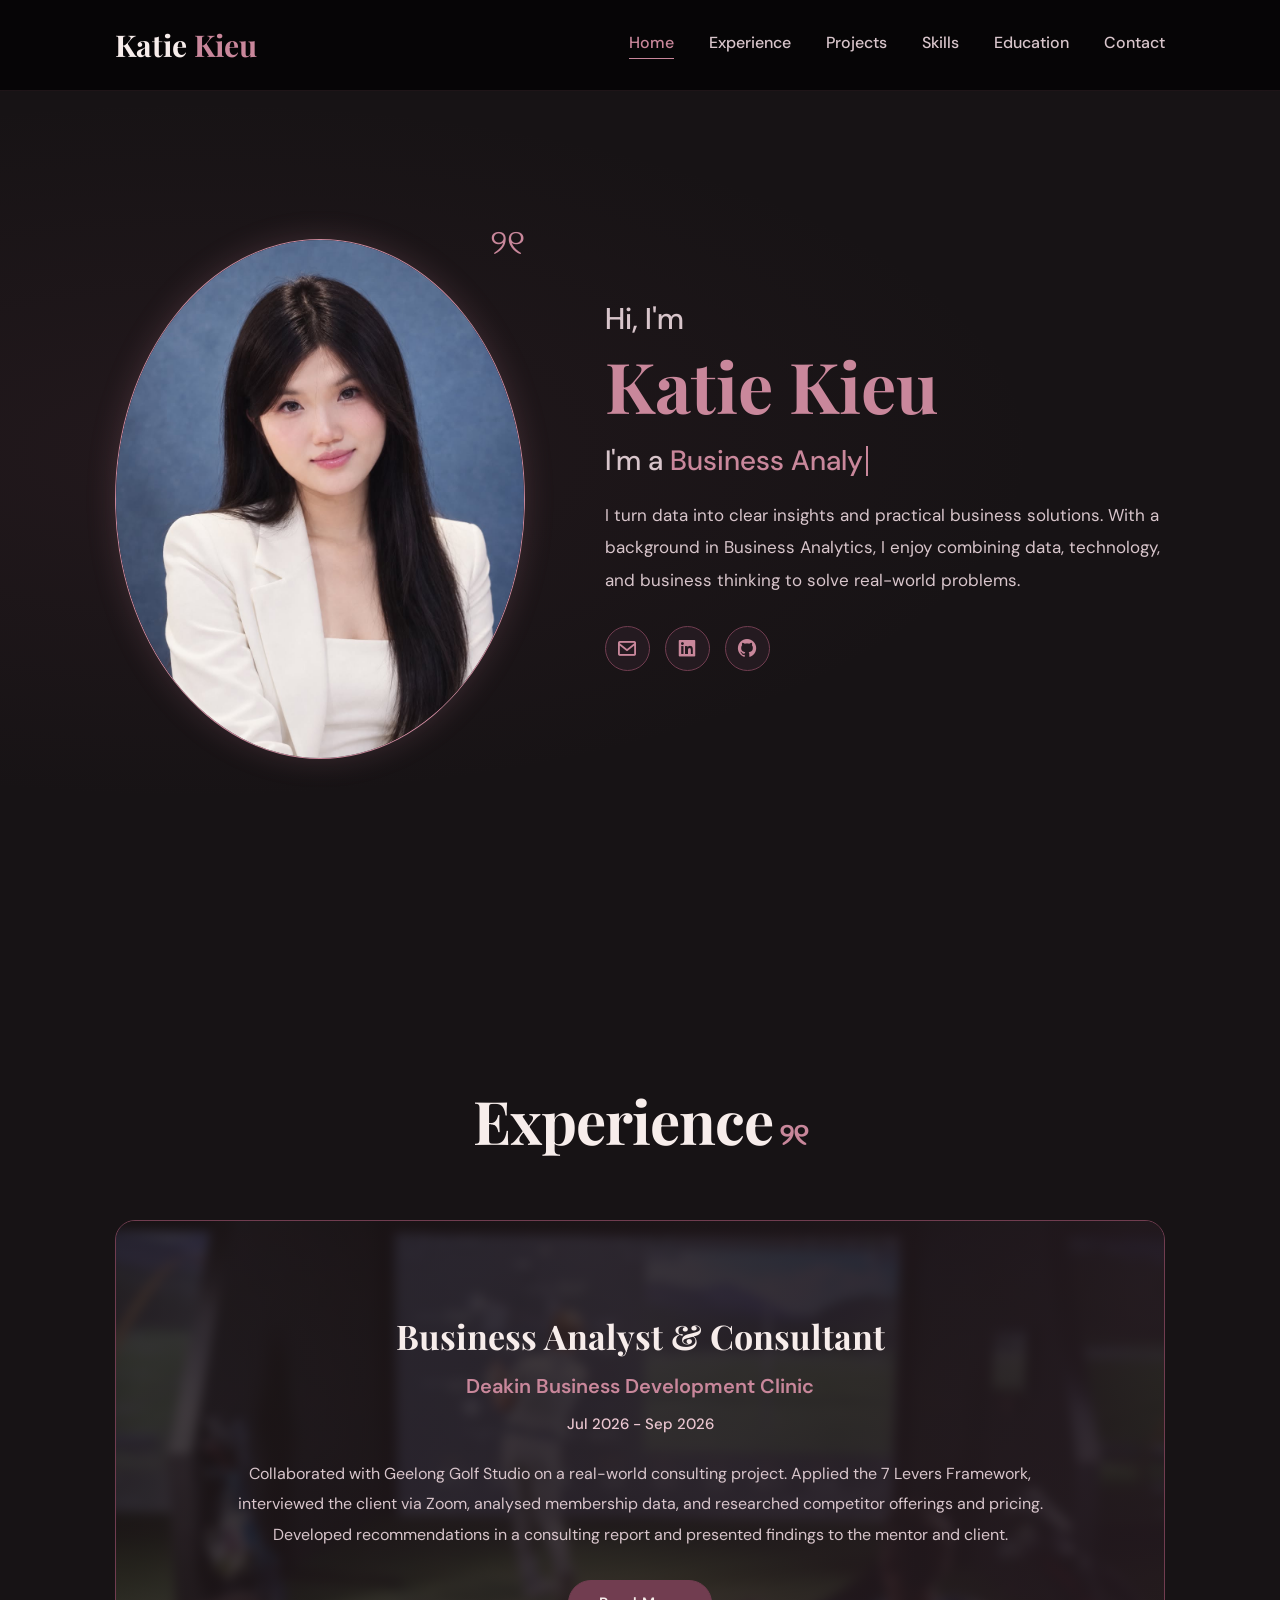
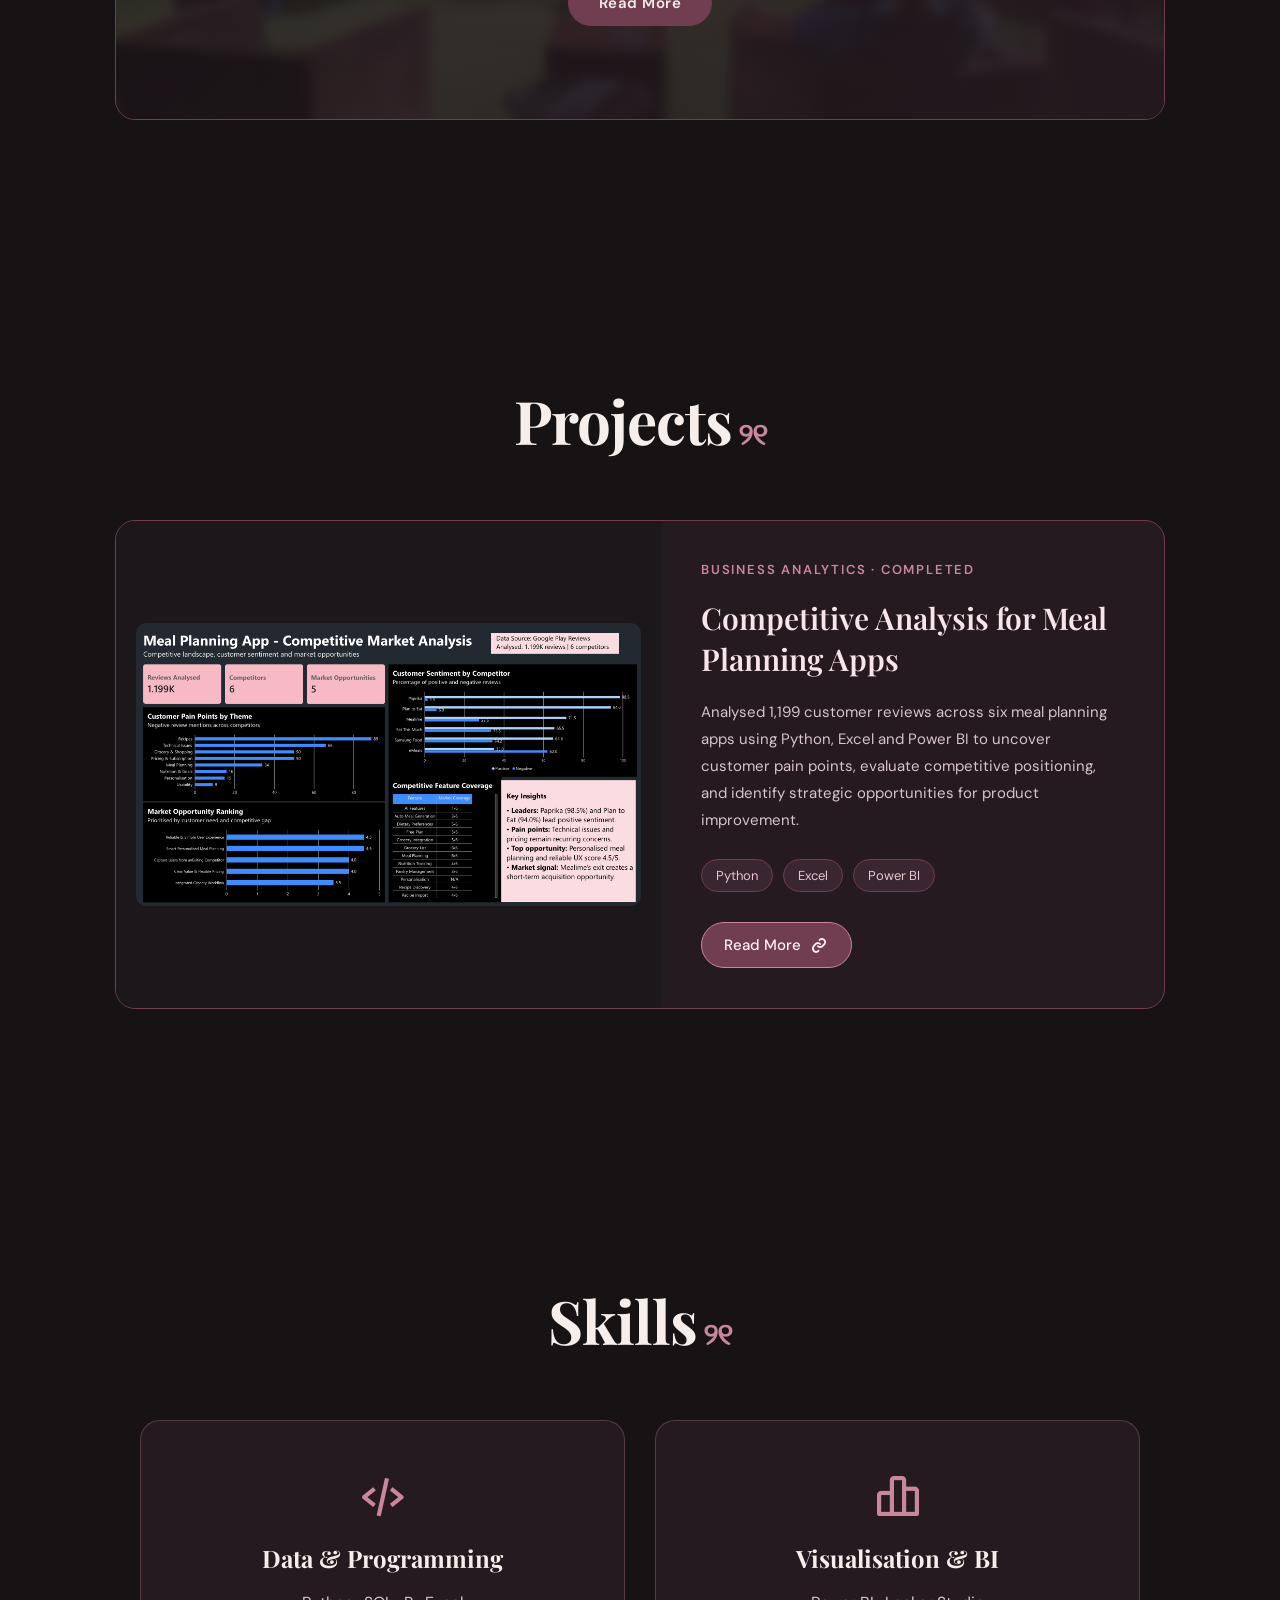
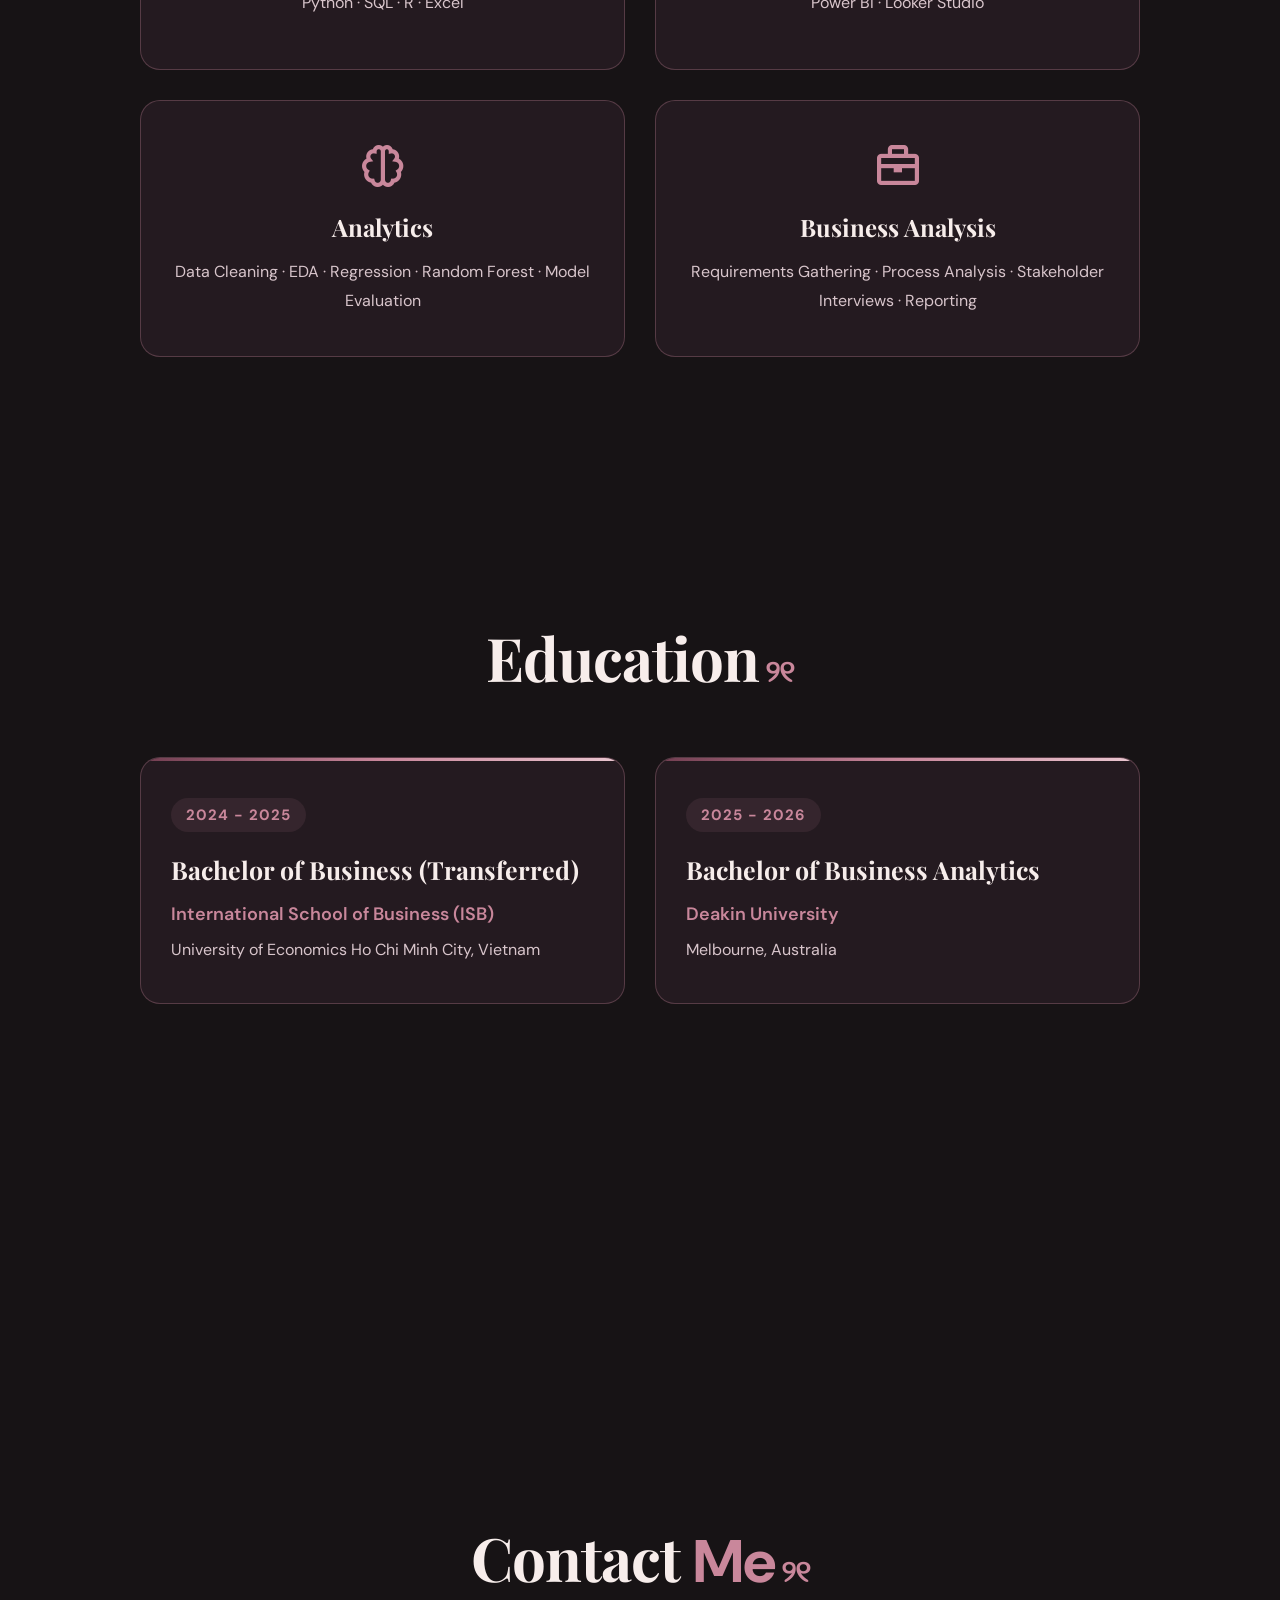
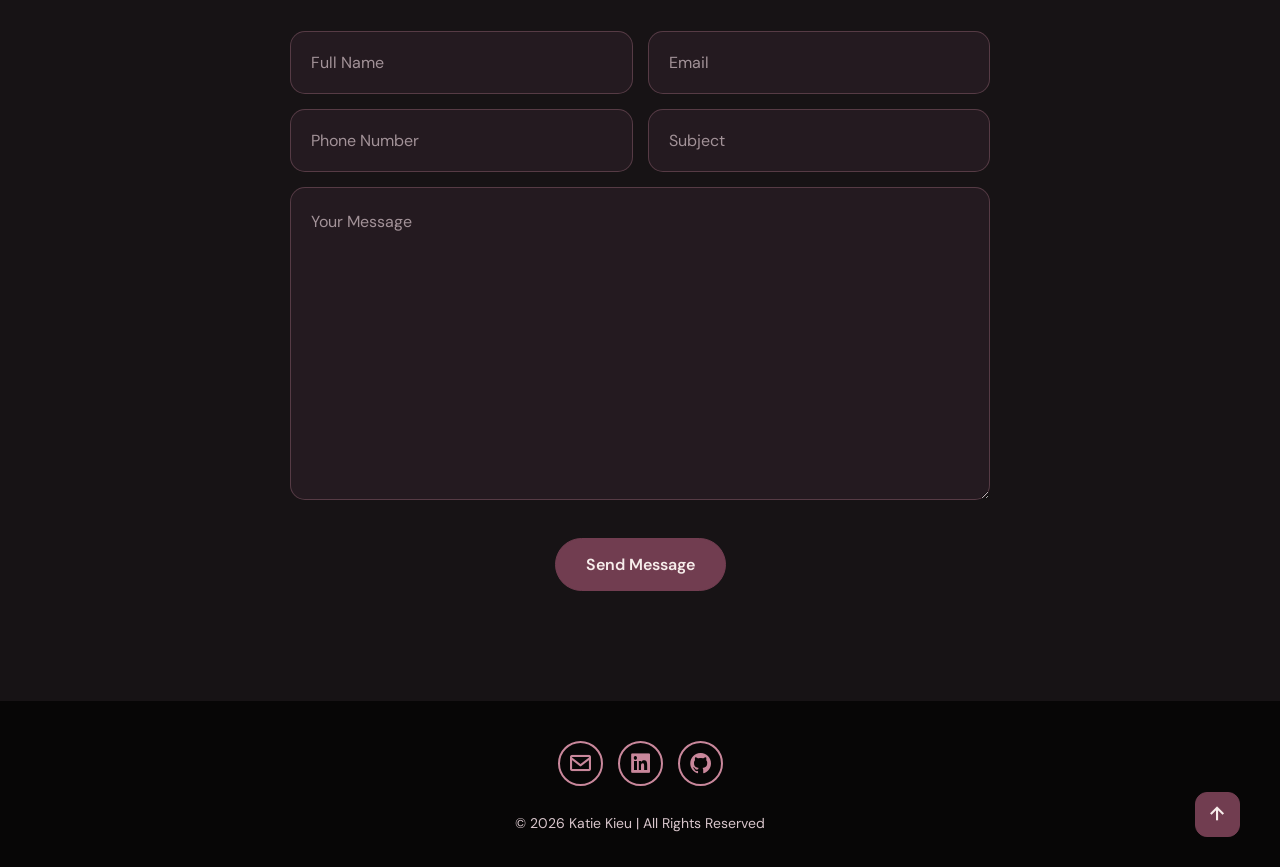
<file: index.html>
<!DOCTYPE html>
<html lang="en">
<head>
    <meta charset="UTF-8">
    <meta name="viewport" content="width=device-width, initial-scale=1.0"> 
    <title>Katie Kieu | Portfolio</title>
    <link rel="stylesheet" href="style.css">
    <link href='https://unpkg.com/boxicons@2.1.4/css/boxicons.min.css' rel='stylesheet'>
</head>
<body>
    
    <header class="header">
        <a href="#home" class="logo">
            Katie<span> Kieu</span>
        </a>

        
        
         <i class="bx bx-menu" id="menu-icon"></i>

        <nav class="navbar">
            <a href="#home" class="active">Home</a>
            <a href="#experience">Experience</a>
            <a href="#projects">Projects</a>
            <a href="#skills">Skills</a>
            <a href="#education">Education</a>
            <a href="#contact">Contact</a>
        </nav>  
    </header> 
    
    <section class="home" id="home">

        <div class="home-img">
            <img src="images/profile.jpg" alt="">
        </div>

        <div class="home-content">
            <h3>Hi, I'm</h3>
            <h1><span>Katie Kieu</span></h1>
            <h3 class="text-animation">
                I'm a <span></span>
            </h3>
            <p> 
                 I turn data into clear insights and practical business solutions.
                 With a background in Business Analytics, I enjoy combining data,
                 technology, and business thinking to solve real-world problems.
            </p>

            <div class="social-icons">
                <a href="mailto:kieuuyen1701@gmail.com">
                      <i class='bx bx-envelope' ></i>
                </a>

                <a href="https://www.linkedin.com/in/uyenkieu/" 
                   target="_blank"
                   rel="noopener noreferrer">
                    <i class='bx bxl-linkedin-square' ></i>
                </a>

                <a href="https://github.com/kieuuyen1701"
                   target="_blank"
                   rel="noopener noreferrer">
                    <i class='bx bxl-github' ></i>
                </a>
            </div>
        </div>
    </section> 

    <section class="experience" id="experience">
        <h2 class="heading">Experience</h2>
        <div class="experience-container">
            <div class="experience-box">

                 <img src="images/geelong-golf.jpeg"
                      class="experience-bg"
                      alt="Geelong Golf Studio">
             
            <div class="experience-content">
            <h3>Business Analyst & Consultant</h3>
            <h4>Deakin Business Development Clinic</h4>
            <span>Jul 2026 - Sep 2026</span>

    <p>
        Collaborated with Geelong Golf Studio on a real-world consulting project. Applied the 7 Levers Framework, interviewed the client via Zoom, analysed membership
        data, and researched competitor offerings and pricing. Developed recommendations in a consulting report and presented findings to the mentor and client.
    </p>

    <a href="geelong-golf.html" class="btn">Read More</a>
</div>
        </div>
    </div>
    </section>

    <section class="projects" id="projects">
        <h2 class="heading">Projects</h2>

        <div class="projects-container">

            <div class="projects-box">
                <div class="project-image">
                    <img src="images/meal-planning-project.png" 
                         alt="Meal Planning App Competitive Analysis Dashboard">
                </div>

                <div class="projects-info">

                     <span class="project-category">
                        BUSINESS ANALYTICS · COMPLETED
                     </span>

                    <h4>Competitive Analysis for Meal Planning Apps</h4>
                    <p>
                        Analysed 1,199 customer reviews across six meal planning apps
                        using Python, Excel and Power BI to uncover customer pain
                        points, evaluate competitive positioning, and identify
                        strategic opportunities for product improvement.
                    </p>

                     <div class="project-tech">
                          <span>Python</span>
                          <span>Excel</span>
                          <span>Power BI</span>
                     </div>

                    <a href="https://github.com/kieuuyen1701/meal-planning-competitive-analysis"
                       target="_blank"
                       rel="noopener noreferrer"
                       class="project-link"
                       aria-label="View Meal Planning App case study on GitHub">
                       Read More
                        <i class="bx bx-link"></i></a>            
                </div>
            </div>
        
        </div>
    </section>

    <section class="skills" id="skills">
        <h2 class="heading">Skills</h2>

        <div class="skills-container">
            
            <div class="skills-box">
                <i class="bx bx-code-alt"></i>
                <h3>Data & Programming</h3>
                <p>Python · SQL · R · Excel</p>
            </div>

            <div class="skills-box">
            <i class="bx bx-bar-chart-alt-2"></i>
            <h3>Visualisation & BI</h3>
            <p>Power BI · Looker Studio</p>
        </div>

        <div class="skills-box">
            <i class="bx bx-brain"></i>
            <h3>Analytics</h3>
            <p>Data Cleaning · EDA · Regression · Random Forest · Model Evaluation</p>
        </div>

        <div class="skills-box">
            <i class="bx bx-briefcase"></i>
            <h3>Business Analysis</h3>
            <p>Requirements Gathering · Process Analysis · Stakeholder Interviews · Reporting</p>
        </div>

          </div>
    </section>

    <section class="education" id="education">
        <h2 class="heading">Education</h2>

        <div class="education-container">

            <div class="education-box">
                <span class="education-year">2024 - 2025</span>
                <h3>Bachelor of Business (Transferred)</h3>
                <h4>International School of Business (ISB)</h4>
                <p>University of Economics Ho Chi Minh City, Vietnam</p>
            </div>

            <div class="education-box">
                <span class="education-year">2025 - 2026</span>
                <h3>Bachelor of Business Analytics</h3>
                <h4>Deakin University</h4>
                <p>Melbourne, Australia</p>
            </div>
        </div>
    </section>

    <section class="contact" id="contact">

    <h2 class="heading">Contact <span>Me</span></h2>

    <form id="contact-form">

        <div class="input-box">
            <input type="text" name="name"
                   placeholder="Full Name" required>

            <input type="email" name="email"
                   placeholder="Email" required>
        </div>

        <div class="input-box">
            <input type="tel" name="phone"
                   placeholder="Phone Number">

            <input type="text" name="subject"
                   placeholder="Subject" required>
        </div>

        <textarea name="message" rows="10"
                  placeholder="Your Message" required></textarea>

        <button type="submit" class="btn">
            Send Message
        </button>

    </form>

</section>

<footer class="footer">

    <div class="footer-social">
        <a href="mailto:kieuuyen1701@gmail.com" aria-label="Email">
            <i class="bx bx-envelope"></i>
        </a>

        <a href="https://www.linkedin.com/in/uyenkieu/" target="_blank" rel="noopener noreferrer" aria-label="LinkedIn">
            <i class="bx bxl-linkedin-square"></i>
        </a>

        <a href="https://github.com/kieuuyen1701" target="_blank" rel="noopener noreferrer" aria-label="GitHub">
            <i class="bx bxl-github"></i>
        </a>

    </div>

    <p class="copyright">
        © 2026 Katie Kieu | All Rights Reserved
    </p>

    <a href="#home" class="footer-top"
    aria-label="Back to top">
      <i class="bx bx-up-arrow-alt"></i>
</a>

</footer>

    <script src="script.js"></script>
</body>
</html>
</file>
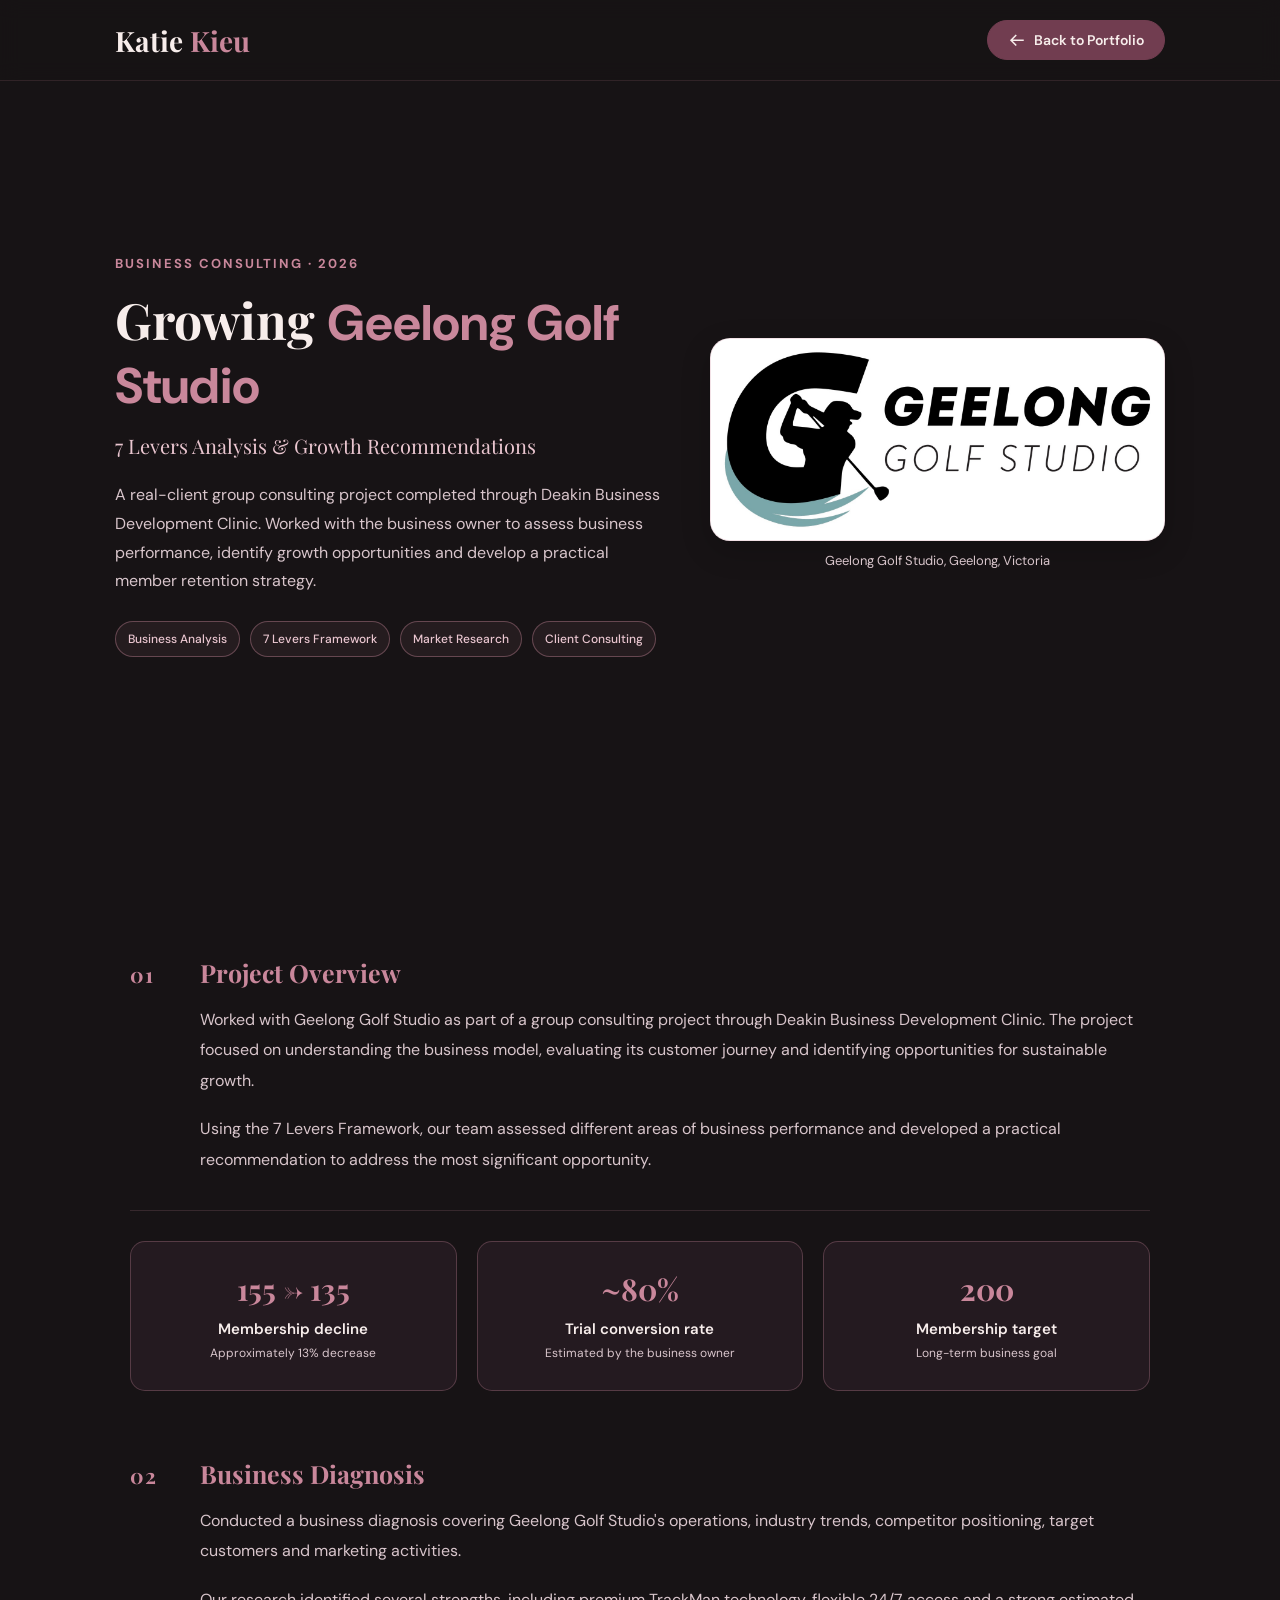
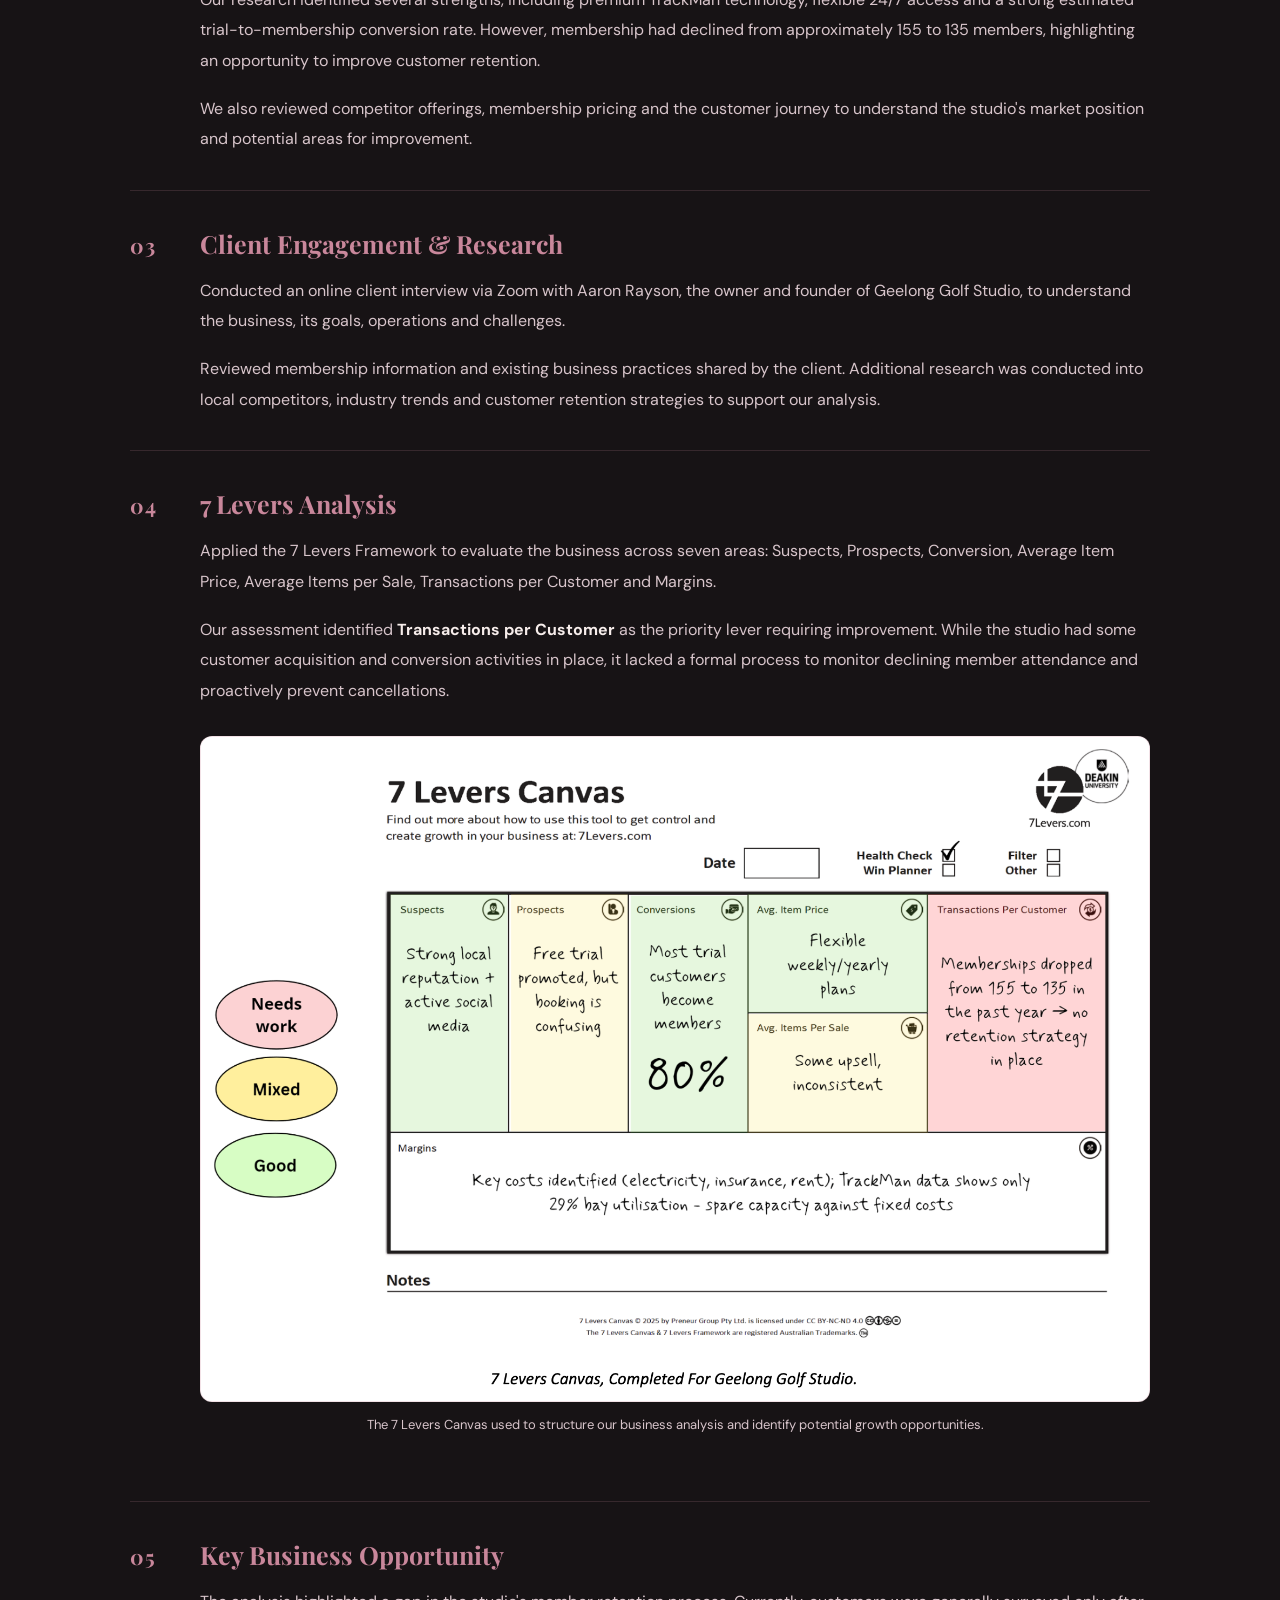
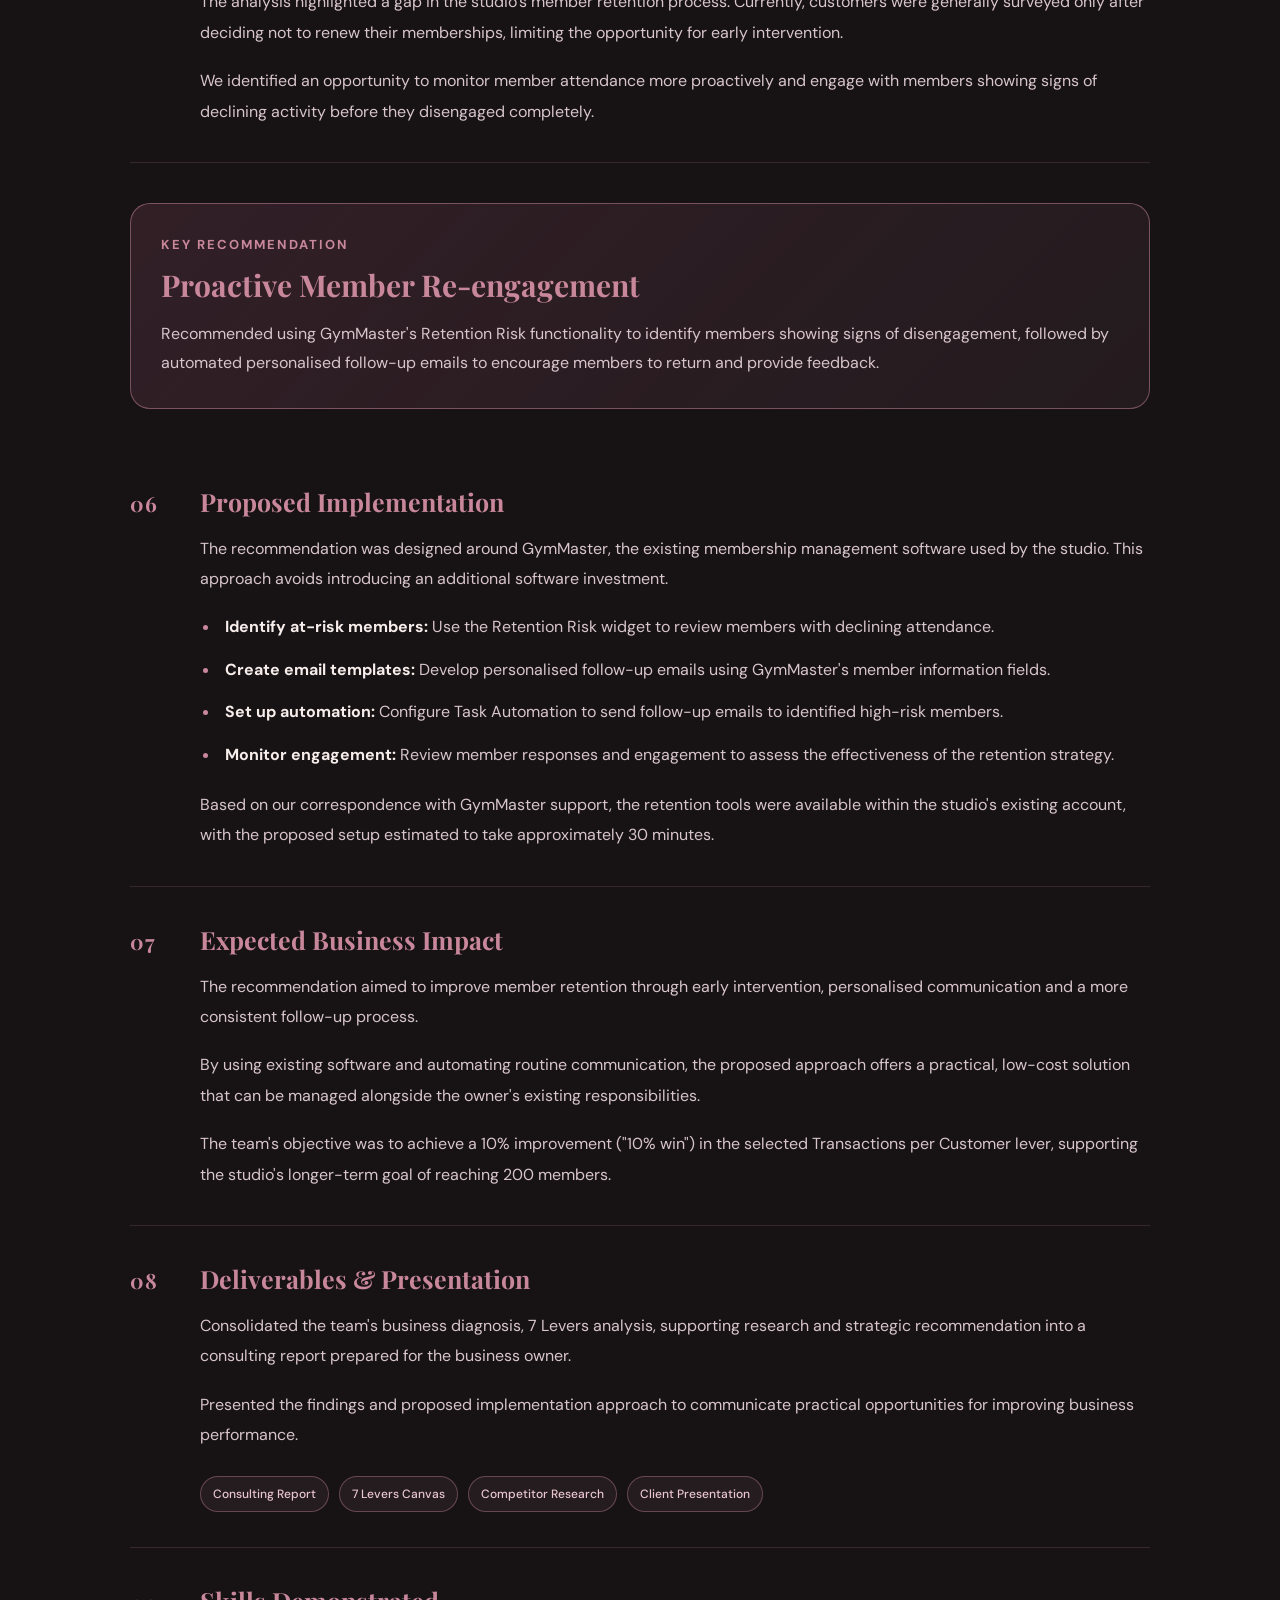
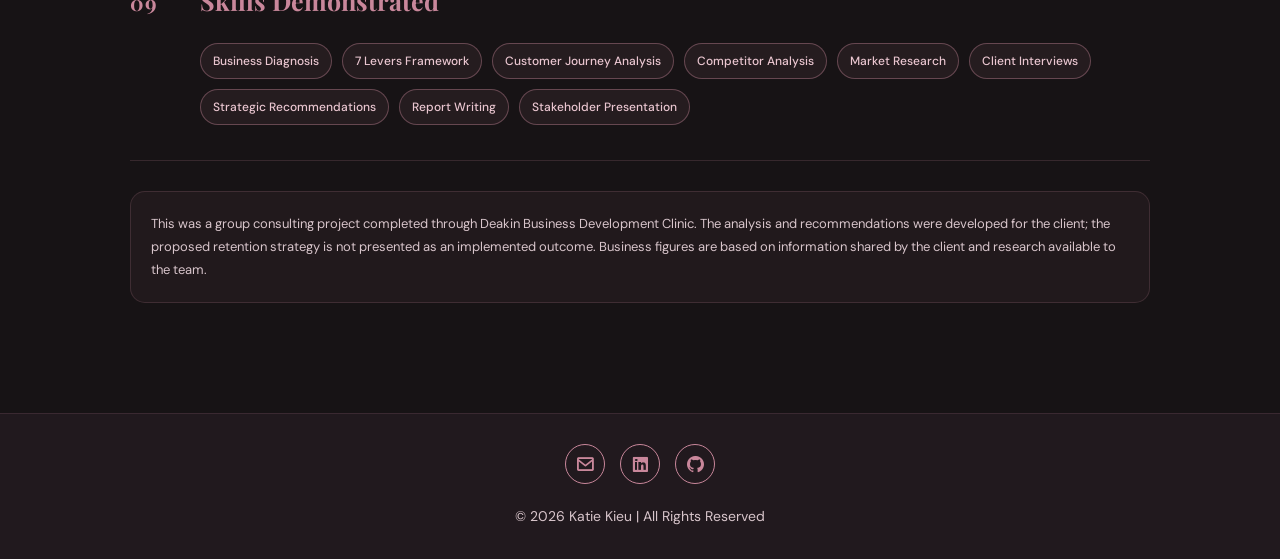
<file: geelong-golf.html>
<!DOCTYPE html>
<html lang="en">
<head>
    <meta charset="UTF-8">
    <meta name="viewport" content="width=device-width, initial-scale=1.0">

    <title>Growing Geelong Golf Studio | Katie Kieu</title>
    <link rel="stylesheet" href="style.css">
    <link rel="stylesheet" href="geelong-golf.css">
    <link href="https://unpkg.com/boxicons@2.1.4/css/boxicons.min.css"
          rel="stylesheet">
</head>
<body>

    <header class="header">
        <a href="index.html#home" class="logo">
            Katie<span> Kieu</span>
        </a>

        <a href="index.html#experience" class="btn">
            <i class="bx bx-arrow-back"></i> Back to Portfolio
        </a>
    </header>

    <main class="geelong-page">
        <section class="geelong-hero">

    <div class="geelong-hero-content">
        <p class="case-study-tag">
            BUSINESS CONSULTING · 2026
        </p>

        <h1>Growing <span>Geelong Golf Studio</span></h1>

        <h2>7 Levers Analysis & Growth Recommendations</h2>

        <p class="geelong-intro">
            A real-client group consulting project completed
            through Deakin Business Development Clinic.
            Worked with the business owner to assess business
            performance, identify growth opportunities and
            develop a practical member retention strategy.
        </p>

        <div class="geelong-tags">
            <span>Business Analysis</span>
            <span>7 Levers Framework</span>
            <span>Market Research</span>
            <span>Client Consulting</span>
        </div>
    </div>

    <div class="geelong-hero-image">
        <img
            src="images/Geel_Golf_Studio_Black-05.jpeg"
            alt="Geelong Golf Studio"
        >
        <p>Geelong Golf Studio, Geelong, Victoria</p>
    </div>

</section>

        <section class="geelong-content">

            <div class="geelong-section">
                <span class="case-study-number">01</span>
                <div>
                    <h3>Project Overview</h3>
                    <p>
                        Worked with Geelong Golf Studio as part of
                        a group consulting project through Deakin
                        Business Development Clinic. The project
                        focused on understanding the business model,
                        evaluating its customer journey and identifying
                        opportunities for sustainable growth.
                    </p>

                    <p>
                        Using the 7 Levers Framework, our team
                        assessed different areas of business
                        performance and developed a practical
                        recommendation to address the most
                        significant opportunity.
                    </p>

                </div>
            </div>

            <div class="geelong-metrics">

                <div class="metric-card">
                    <h3>155 → 135</h3>
                    <p>Membership decline</p>
                    <span>Approximately 13% decrease</span>
                </div>

                <div class="metric-card">
                    <h3>~80%</h3>
                    <p>Trial conversion rate</p>
                    <span>Estimated by the business owner</span>
                </div>

                <div class="metric-card">
                    <h3>200</h3>
                    <p>Membership target</p>
                    <span>Long-term business goal</span>
                </div>

            </div>

            <div class="geelong-section">
                <span class="case-study-number">02</span>
                <div>
                    <h3>Business Diagnosis</h3>
                    <p>
                        Conducted a business diagnosis covering
                        Geelong Golf Studio's operations, industry
                        trends, competitor positioning, target
                        customers and marketing activities.
                    </p>

                    <p>
                        Our research identified several strengths,
                        including premium TrackMan technology,
                        flexible 24/7 access and a strong estimated
                        trial-to-membership conversion rate.
                        However, membership had declined from
                        approximately 155 to 135 members, highlighting
                        an opportunity to improve customer retention.
                    </p>

                    <p>
                        We also reviewed competitor offerings,
                        membership pricing and the customer journey
                        to understand the studio's market position
                        and potential areas for improvement.
                    </p>
                </div>
            </div>

            <div class="geelong-section">
                <span class="case-study-number">03</span>
                <div>
                    <h3>Client Engagement & Research</h3>
                    <p>
                        Conducted an online client interview via Zoom
                        with Aaron Rayson, the owner and founder of
                        Geelong Golf Studio, to understand the business,
                        its goals, operations and challenges.
                    </p>

                    <p>
                        Reviewed membership information and existing
                        business practices shared by the client.
                        Additional research was conducted into local
                        competitors, industry trends and customer
                        retention strategies to support our analysis.
                    </p>
                </div>
            </div>

            <div class="geelong-section">

                <span class="case-study-number">04</span>

                <div>
                    <h3>7 Levers Analysis</h3>

                    <p>
                        Applied the 7 Levers Framework to evaluate
                        the business across seven areas:
                        Suspects, Prospects, Conversion, Average
                        Item Price, Average Items per Sale,
                        Transactions per Customer and Margins.
                    </p>

                    <p>
                        Our assessment identified
                        <strong>Transactions per Customer</strong>
                        as the priority lever requiring improvement.
                        While the studio had some customer acquisition
                        and conversion activities in place, it lacked
                        a formal process to monitor declining member
                        attendance and proactively prevent cancellations.
                    </p>

            <div class="geelong-canvas">
                 <img
                     src="images/7-levers-canvas.png"
                     alt="7 Levers Canvas used to analyse Geelong Golf Studio's business"
                 >
                <p>
                    The 7 Levers Canvas used to structure our business analysis
                    and identify potential growth opportunities.
                </p>
           </div>
        </div>
    </div>

    <div class="geelong-section">

                <span class="case-study-number">05</span>

                <div>
                    <h3>Key Business Opportunity</h3>

                    <p>
                        The analysis highlighted a gap in the
                        studio's member retention process.
                        Currently, customers were generally surveyed
                        only after deciding not to renew their
                        memberships, limiting the opportunity
                        for early intervention.
                    </p>

                    <p>
                        We identified an opportunity to monitor
                        member attendance more proactively and
                        engage with members showing signs of
                        declining activity before they disengaged
                        completely.
                    </p>
                </div>

            </div>

            <div class="geelong-recommendation">
                <p class="case-study-tag">KEY RECOMMENDATION</p>
                <h3>Proactive Member Re-engagement</h3>
                <p>
                    Recommended using GymMaster's Retention Risk
                    functionality to identify members showing
                    signs of disengagement, followed by automated
                    personalised follow-up emails to encourage
                    members to return and provide feedback.
                </p>
            </div>

            <div class="geelong-section">
                <span class="case-study-number">06</span>
                <div>
                    <h3>Proposed Implementation</h3>

                    <p>
                        The recommendation was designed around
                        GymMaster, the existing membership
                        management software used by the studio.
                        This approach avoids introducing an
                        additional software investment.
                    </p>

                    <ul>
                        <li> <strong>Identify at-risk members:</strong>
                            Use the Retention Risk widget to review
                            members with declining attendance.</li>
                        <li><strong>Create email templates:</strong>
                            Develop personalised follow-up emails
                            using GymMaster's member information fields.</li>
                        <li><strong>Set up automation:</strong>
                            Configure Task Automation to send
                            follow-up emails to identified
                            high-risk members.</li>
                        <li><strong>Monitor engagement:</strong>
                            Review member responses and engagement
                            to assess the effectiveness of the
                            retention strategy.</li>
                    </ul>

                    <p>
                        Based on our correspondence with GymMaster
                        support, the retention tools were available
                        within the studio's existing account,
                        with the proposed setup estimated to take
                        approximately 30 minutes.
                    </p>
                </div>
            </div>

            <div class="geelong-section">
                <span class="case-study-number">07</span>
                <div>
                    <h3>Expected Business Impact</h3>
                    <p>
                        The recommendation aimed to improve
                        member retention through early intervention,
                        personalised communication and a more
                        consistent follow-up process.
                    </p>

                    <p>
                        By using existing software and automating
                        routine communication, the proposed approach
                        offers a practical, low-cost solution that
                        can be managed alongside the owner's
                        existing responsibilities.
                    </p>

                    <p>
                        The team's objective was to achieve a
                        10% improvement ("10% win") in the selected
                        Transactions per Customer lever, supporting
                        the studio's longer-term goal of reaching
                        200 members.
                    </p>
                </div>

            </div>

            <div class="geelong-section">

                <span class="case-study-number">08</span>

                <div>
                    <h3>Deliverables & Presentation</h3>

                    <p>
                        Consolidated the team's business diagnosis,
                        7 Levers analysis, supporting research
                        and strategic recommendation into a
                        consulting report prepared for the
                        business owner.
                    </p>

                    <p>
                        Presented the findings and proposed
                        implementation approach to communicate
                        practical opportunities for improving
                        business performance.
                    </p>

                    <div class="geelong-tags">
                        <span>Consulting Report</span>
                        <span>7 Levers Canvas</span>
                        <span>Competitor Research</span>
                        <span>Client Presentation</span>
                    </div>

                </div>

            </div>

            <div class="geelong-section">

                <span class="case-study-number">09</span>

                <div>
                    <h3>Skills Demonstrated</h3>

                    <div class="geelong-tags">
                        <span>Business Diagnosis</span>
                        <span>7 Levers Framework</span>
                        <span>Customer Journey Analysis</span>
                        <span>Competitor Analysis</span>
                        <span>Market Research</span>
                        <span>Client Interviews</span>
                        <span>Strategic Recommendations</span>
                        <span>Report Writing</span>
                        <span>Stakeholder Presentation</span>
                    </div>
                </div>

            </div>

            <p class="geelong-disclaimer">
                This was a group consulting project completed
                through Deakin Business Development Clinic.
                The analysis and recommendations were developed
                for the client; the proposed retention strategy
                is not presented as an implemented outcome.
                Business figures are based on information shared
                by the client and research available to the team.
            </p>

        </section>

    </main>

    <footer class="footer">

        <div class="footer-social">

            <a href="mailto:kieuuyen1701@gmail.com"
               aria-label="Email">
                <i class="bx bx-envelope"></i>
            </a>

            <a href="https://www.linkedin.com/in/uyenkieu/"
               target="_blank"
               rel="noopener noreferrer"
               aria-label="LinkedIn">
                <i class="bx bxl-linkedin-square"></i>
            </a>

            <a href="https://github.com/kieuuyen1701"
               target="_blank"
               rel="noopener noreferrer"
               aria-label="GitHub">
                <i class="bx bxl-github"></i>
            </a>

        </div>

        <p class="copyright">
            © 2026 Katie Kieu | All Rights Reserved
        </p>
    </footer>

</body>
</html>
</file>
<file: style.css>
@import url('https://fonts.googleapis.com/css2?family=DM+Sans:wght@400;500;600;700&family=Playfair+Display:wght@400;500;600;700;800&display=swap');

* {
    margin: 0;
    padding: 0;
    box-sizing: border-box;
    text-decoration: none;
    border: none;
    outline: none;
    scroll-behavior: smooth;
    font-family: "DM Sans", sans-serif;
}

:root {
    --bg-color: #171315;
    --second-bg-color: #21191e;
    --card-color: #241a20;
    --card-light: #302027;

    --text-color: #f7edeb;
    --text-muted: #d8c5cb;

    --main-color: #c9879b;
    --accent-color: #eac6d0;
    --deep-rose: #713d50;
    --border-color: #713d50;

    --serif-font: "Playfair Display", Georgia, serif;
    --body-font: "DM Sans", sans-serif;
}

html {
    font-size: 62.5%;
    overflow-x: hidden;
    scroll-behavior: smooth;
    scroll-padding-top: 9rem;
}

body {
    background: var(--bg-color);
    color: var(--text-color);
    font-family: var(--body-font);
    overflow-x: hidden;
}

span {
    color: var(--main-color);
}

section {
    min-height: 100vh;
    padding: 18rem 9% 8rem;
}

.heading {
    text-align: center;
    font-family: var(--serif-font);
    font-size: 6rem;
    font-weight: 700;
    color: var(--text-color);
    margin-bottom: 6rem;
    letter-spacing: -0.1rem;
}

.heading::after {
    content: " ୨୧";
    color: var(--main-color);
    font-family: var(--serif-font);
    font-size: 3rem;
}

.header {
    position: fixed;
    top: 0;
    left: 0;
    width: 100%;
    padding: 2.5rem 9%;
    background: rgba(0, 0, 0, 0.7);
    backdrop-filter: blur(15px);
    -webkit-backdrop-filter: blur(15px);

    display: flex;
    justify-content: space-between;
    align-items: center;

    z-index: 1000;
    border-bottom: 1px solid rgba(201, 135, 155, 0.12);
}

.logo {
    font-family: var(--serif-font);
    font-size: 3rem;
    color: var(--text-color);
    font-weight: 700;
    cursor: pointer;
    transition: 0.3s ease;
}

.logo span {
    color: var(--main-color);
    font-family: var(--serif-font);
}

.logo:hover {
    transform: translateY(-2px);
}

.navbar {
    display: flex;
    align-items: center;
}

.navbar a {
    font-size: 1.6rem;
    color: var(--text-muted);
    margin-left: 3.5rem;
    font-weight: 500;
    transition: 0.3s ease;
    border-bottom: 1px solid transparent;
    padding-bottom: 0.5rem;
}

.navbar a:hover,
.navbar a.active {
    color: var(--main-color);
    border-bottom: 1px solid var(--main-color);
}

#menu-icon {
    font-size: 3.5rem;
    color: var(--main-color);
    display: none;
    cursor: pointer;
}

.home {
    display: flex;
    align-items: center;
    justify-content: center;
    gap: 8rem;

    background:
        radial-gradient(
            ellipse at 15% 50%,
            rgba(113, 61, 80, 0.12),
            transparent 55%
        ),
        var(--bg-color);
}

.home-img {
    position: relative;
    flex-shrink: 0;
}

.home-img img {
    width: 32vw;
    max-width: 420px;
    min-width: 280px;
    height: 42vw;
    max-height: 520px;
    min-height: 360px;

    object-fit: cover;
    object-position: center;

    border-radius: 50%;
    border: 1px solid var(--main-color);
    box-shadow: 0 0 30px rgba(201, 135, 155, 0.2);

    transition: 0.4s ease;
}

.home-img img:hover {
    transform: scale(1.03);
    box-shadow: 0 0 35px rgba(201, 135, 155, 0.35);
}

.home-img::before {
    content: "୨୧";
    position: absolute;
    top: -2rem;
    right: 0;
    font-size: 3.5rem;
    color: var(--main-color);
    z-index: 2;
}

.home-content {
    max-width: 650px;
}

.home-content h3:first-of-type {
    font-size: 3rem;
    font-weight: 500;
    color: var(--text-muted);
    margin-bottom: 0.5rem;
}

.home-content h1 {
    font-family: var(--serif-font);
    font-size: 7rem;
    font-weight: 700;
    line-height: 1.2;
    color: var(--text-color);
}

.home-content h1 span {
    font-family: var(--serif-font);
    color: var(--main-color);
}

.home-content h3:nth-of-type(2) {
    margin: 1.5rem 0 2rem;
}

.text-animation {
    font-size: 2.8rem;
    font-weight: 500;
    min-width: 280px;
    color: var(--text-muted);
}

.text-animation span {
    position: relative;
    color: var(--main-color);
}

.text-animation span::after {
    content: "";
    position: absolute;
    right: -5px;
    top: 12%;
    width: 2px;
    height: 80%;
    background: var(--main-color);
    animation: blink 0.7s infinite;
}

@keyframes blink {
    50% {
        opacity: 0;
    }
}

.home-content p {
    font-size: 1.7rem;
    font-weight: 400;
    line-height: 1.9;
    color: var(--text-muted);
    max-width: 600px;
}

.social-icons {
    display: flex;
    gap: 1.5rem;
}

.social-icons a {
    display: inline-flex;
    justify-content: center;
    align-items: center;

    width: 4.5rem;
    height: 4.5rem;

    background: var(--card-color);
    border: 1px solid var(--deep-rose);
    font-size: 2.2rem;
    border-radius: 50%;
    color: var(--main-color);

    margin: 3rem 0;
    transition: 0.3s ease;
}

.social-icons a:hover {
    color: white;
    transform: scale(1.3)translateY(-5px);
    background-color: var(--main-color);
    box-shadow: 0 0 20px rgba(201, 135, 155, 0.3);
}

@media (max-width: 768px) {
     .home-content .social-icons {
        width: 100%;
        justify-content: center;
    }

    .home-img img {
        width: 65vw;
        height: 85vw;
        min-width: 0;
        min-height: 0;
        max-width: 280px;
        max-height: 360px;
    }
}
.experience h2{
    margin-bottom: 6rem;
}

.experience-container{
    display: flex;
    justify-content: center;
    align-items: center;
    flex-wrap: wrap;
    gap: 3rem;
}

.experience-container .experience-box{
    position: relative;
    overflow: hidden;
    flex: 1 1 40rem;
    min-height: 500px;
    display: flex;
    align-items: center;
    justify-content: center;
    text-align: center;
    border-radius: 2rem;
    border: 1px solid var(--deep-rose);
    cursor: default;
    transition: 0.4s ease;
    background: var(--card-color);
}

.experience-bg{
    position: absolute;
    top: 0;
    left: 0;
    width: 100%;
    height: 100%;
    object-fit: cover;
    filter: blur(5px);
    transform: scale(1.05);
    opacity: 0.44;
}

.experience-box::before {
    content: "";
    position: absolute;
    inset: 0;
    background: linear-gradient(
        135deg,
        rgba(23, 19, 21, 0.6),
        rgba(36, 26, 32, 0.85)
    );
    z-index: 1;
}

.experience-content{
    position: relative;
    z-index: 2;
    max-width: 900px;
    padding: 4rem;
}

.experience-content h3{
    font-family: var(--serif-font);
    font-size: 3.4rem;
    font-weight: 700;
    line-height: 1.3;
    margin-bottom: 1.5rem;
    color: var(--text-color);
}

.experience-content h4{
    font-size: 2rem;
    font-weight: 600;
    color: var(--main-color);
    margin-bottom: 1.5rem;
}

.experience-content span{
    display: block;
    font-size: 1.5rem;
    font-weight: 500;
    color: var(--accent-color);
    margin-bottom: 2.5rem;
}

.experience-content p{
    font-size: 1.6rem;
    font-weight: 400;
    line-height: 1.9;
    color: var(--text-muted);
    margin-bottom: 3rem;
}

.experience-content .btn {
    display: inline-block;
    padding: 1.2rem 3rem;
    background: var(--deep-rose);
    color: var(--text-color);
    border: 1px solid var(--deep-rose);
    border-radius: 3rem;
    font-size: 1.5rem;
    font-weight: 600;
    letter-spacing: 0.05rem;
    text-decoration: none;
    transition: all 0.3s ease;
}

.experience-content .btn:hover {
    background: var(--main-color);
    color: var(--bg-color);
    transform: translateY(-5px);
    box-shadow:
        0 0 10px rgba(201, 135, 155, 0.4),
        0 0 25px rgba(201, 135, 155, 0.25);
}
.experience-box:hover{
    transform: scale(1.02);
}
::-webkit-scrollbar{
    width: 5px;
}
::-webkit-scrollbar-thumb{
    background-color: var(--main-color);
}
::-webkit-scrollbar-track{
    background-color: var(--bg-color);
    width: 50px;
}

.projects {
    background: #171315;
}

.projects h2 {
    margin-bottom: 6rem;
    color: var(--text-color);
    font-family: var(--serif-font);
}

.projects-container {
    display: flex;
    flex-direction: column;
    justify-content: center;
    align-items: center;
    max-width: 1100px;
    margin: 0 auto;
    gap: 4rem;
}


.projects-container .projects-box {
    display: flex;
    flex-direction: row;
    align-items: stretch;
    width: 100%;
    min-height: 400px;
    height: auto;
    background: #241a20;
    border: 1px solid #713d50;
    border-radius: 2rem;
    overflow: hidden;
    isolation: isolate;
    cursor: default;
    transition: all 0.4s ease;
}

.project-image {
    flex: 1 1 52%;
    min-width: 0;
    display: flex;
    justify-content: center;
    align-items: center;
    padding: 2rem;
    background: #1c171b;
    overflow: hidden;
}

.projects-box .project-image img {
    position: relative;
    inset: auto;
    width: 100%;
    height: auto;
    max-height: 360px;
    object-fit: contain;
    filter: none;
    transform: scale(1);
    border-radius: 1rem;
    transition: transform 0.5s ease;
}

.projects-box .projects-info {
    flex: 1 1 48%;
    min-width: 0;
    height: auto;
    padding: 4rem;
    display: flex;
    flex-direction: column;
    justify-content: center;
    align-items: flex-start;
    text-align: left;
    position: relative;
    z-index: 2;
}

.project-category {
    color: #c9879b;
    font-size: 1.3rem;
    font-weight: 600;
    letter-spacing: 0.18rem;
    margin-bottom: 2rem;
}

.projects-info h4 {
    font-family: var(--serif-font);
    font-size: 3rem;
    font-weight: 600;
    line-height: 1.35;
    color: #f7e5e9;
    margin-bottom: 2rem;
}

.projects-info p {
    font-size: 1.5rem;
    font-weight: 400;
    line-height: 1.8;
    color: #d8c5cb;
    margin-bottom: 2.5rem;
}

.project-tech {
    display: flex;
    flex-wrap: wrap;
    gap: 1rem;
    margin-bottom: 3rem;
}

.project-tech span {
    color: #eac6d0;
    background: #392630;
    border: 1px solid #713d50;
    border-radius: 2rem;
    padding: 0.7rem 1.4rem;
    font-size: 1.3rem;
}

.projects-info .project-link {
    display: inline-flex;
    align-items: center;
    justify-content: center;
    gap: 0.8rem;
    width: auto;
    height: auto;
    padding: 1.2rem 2.2rem;
    background: #713d50;
    border: 1px solid #c9879b;
    border-radius: 3rem;
    color: #fff0f3;
    font-size: 1.5rem;
    font-weight: 500;
    text-decoration: none;
    transition: all 0.3s ease;
}

.project-link i {
    font-size: 2rem;
}

.projects-box:hover {
    transform: translateY(-6px);
    border-color: #c9879b;
    box-shadow: 0 12px 35px rgba(201, 135, 155, 0.15);
}

.projects-box:hover .project-image img {
    transform: scale(1.04);
}

.projects-info .project-link:hover {
    background: #c9879b;
    color: #171315;
    transform: translateX(5px);
}

@media (max-width: 768px) {

    .projects-container {
        padding: 0 1rem;
    }

    .projects-container .projects-box {
        flex-direction: column;
    }

    .project-image {
        flex: auto;
        width: 100%;
        min-height: 250px;
        padding: 1.5rem;
    }

    .projects-box .project-image img {
        max-height: 300px;
    }

    .projects-box .projects-info {
        padding: 3rem;
    }

    .projects-info h4 {
        font-size: 2.5rem;
    }
}

@media (max-width: 480px) {

    .projects-info h4 {
        font-size: 2.2rem;
    }

    .projects-info p {
        font-size: 1.4rem;
    }

    .project-image {
        padding: 1rem;
    }

    .projects-box .projects-info {
        padding: 2.5rem;
    }
}
.skills{
    background: var(--bg-color);
}
.skills h2{
    margin-bottom: 6rem;
    font-family: var(--serif-font);
}
.skills-container{
    display: grid;
    grid-template-columns: repeat(2, minmax(0, 1fr));
    gap: 3rem;
    max-width: 1000px;
    margin: 0 auto;
}
.skills-box{
    background: var(--card-color);
    border: 1px solid rgba(201, 135, 155, 0.3);
    border-radius: 2rem;
    padding: 4rem 3rem;
    text-align: center;
    display: flex;
    flex-direction: column;
    align-items: center;
    justify-content: center;
    min-height: 25rem;
    transition: all 0.3s ease;
}
.skills-box i{
    font-size: 5rem;
    color: var(--main-color);
    margin-bottom: 2rem;
    transition: all 0.3s ease;
}
.skills-box h3{
    font-family: var(--serif-font);
    font-size: 2.4rem;
    font-weight: 700;
    color: var(--text-color);
    margin-bottom: 1.5rem;
}
.skills-box p{
    font-size: 1.6rem;
    font-weight: 400;
    line-height: 1.8;
    color: var(--text-muted);
}
.skills-box:hover{
    transform: translateY(-8px);
    border-color: var(--main-color);
    box-shadow:
        0 0 15px rgba(201, 135, 155, 0.15),
        0 0 30px rgba(201, 135, 155, 0.08);
}
.skills-box:hover i {
    transform: scale(1.12);
    filter: drop-shadow(0 0 10px rgba(201, 135, 155, 0.5));
}
.education{
    background: var(--bg-color);
}
.education h2{
    margin-bottom: 6rem;
    font-family: var(--serif-font);
}
.education-container{
    display: grid;
    grid-template-columns: repeat(2, minmax(0, 1fr));
    gap: 3rem;
    max-width: 1000px;
    margin: 0 auto;
}
.education-box{
    background: var(--card-color);
    border: 1px solid rgba(201, 135, 155, 0.3);
    border-radius: 2rem;
    padding: 4rem 3rem;
    transition: all 0.3s ease;
    position: relative;
    overflow: hidden;
}
.education-box::before {
    content: "";
    position: absolute;
    top: 0;
    left: 0;
    width: 100%;
    height: 3px;
    background: linear-gradient(
        90deg,
        var(--deep-rose),
        var(--main-color),
        var(--accent-color)
    );
}
.education-year{
    display: inline-block;
    font-size: 1.5rem;
    font-weight: 700;
    letter-spacing: 0.1rem;
    color: var(--main-color);
    margin-bottom: 2rem;
    padding: 0.7rem 1.5rem;
    background: rgba(201, 135, 155, 0.1);
    border-radius: 2rem;
}
.education-box h3{
    font-family: var(--serif-font);
    font-size: 2.5rem;
    color: var(--text-color);
    line-height: 1.4;
    margin-bottom: 1.5rem;
}
.education-box h4{
    font-size: 1.8rem;
    color: var(--main-color);
    font-weight: 600;
    margin-bottom: 1rem;
}
.education-box p{
    font-size: 1.6rem;
    color: var(--text-muted);
    line-height: 1.7;
}
.education-box:hover{
    transform: translateY(-8px);
    border-color: var(--main-color);
    box-shadow:
        0 0 15px rgba(201, 135, 155, 0.15),
        0 0 30px rgba(201, 135, 155, 0.08);
}
.contact{
    background-color: var(--bg-color);
}
.contact h2{
    margin-bottom: 3rem;
    font-family: var(--serif-font);
}
.contact form{
    max-width: 70rem;
    margin: 1rem auto 3rem;
    text-align: center;
}
.contact form .input-box{
    display: flex;
    justify-content: center;
    flex-wrap: wrap;
    gap: 1.5rem;
}
.contact form .input-box input,
.contact form textarea{
    width: 100%;
    padding: 2rem;
    font-family: var(--body-font);
    font-size: 1.6rem;
    color: var(--text-color);
    background: var(--card-color);
    border: 1px solid rgba(201, 135, 155, 0.3);
    border-radius: 1.5rem;
    margin-bottom: 1.5rem;
    outline: none;
    transition: all 0.3s ease;
}
.contact form .input-box input{
    flex: 1 1 30rem;
    min-width: 0;
}
.contact form textarea{
    resize: vertical;
    min-height: 20rem;
    line-height: 1.7;
}
.contact form input::placeholder,
.contact form textarea::placeholder{
    color: var(--text-muted);
    opacity: 0.7;
}
.contact form input:focus,
.contact form textarea:focus {
    border-color: var(--main-color);
    box-shadow: 0 0 15px rgba(201, 135, 155, 0.15);
    background: var(--second-bg-color);
}
.contact form .btn{
    margin-top: 2rem;
    cursor: pointer;
    border: 1px solid var(--deep-rose);
    background: var(--deep-rose);
    color: var(--text-color);
    padding: 1.5rem 3rem;
    border-radius: 3rem;
    font-family: var(--body-font);
    font-size: 1.6rem;
    font-weight: 600;
    transition: all 0.3s ease;
}
.contact form .btn:hover{
    background: var(--main-color);
    border-color: var(--main-color);
    color: var(--bg-color);
    transform: translateY(-5px);

    box-shadow:
        0 0 12px rgba(201, 135, 155, 0.4),
        0 0 25px rgba(201, 135, 155, 0.2);
}

.footer{
    position: relative;
    width: 100%;
    padding: 4rem 9% 3rem;
    background: rgba(0, 0, 0, 0.7);
    text-align: center;
}
.footer-social{
    display: flex;
    justify-content: center;
    align-items: center;
    gap: 1.5rem;
    margin-bottom: 2.5rem;
}
.footer-social a{
    display: inline-flex;
    justify-content: center;
    align-items: center;
    width: 4.5rem;
    height: 4.5rem;
    font-size: 2.5rem;
    color: var(--main-color);
    border: 2px solid var(--main-color);
    border-radius: 50%;
    transition: all 0.3s ease;
}
.footer-social a:hover{
    background: var(--main-color);
    color: #111;
    transform: translateY(-5px) scale(1.1);
    box-shadow: 0 0 10px var(--main-color),
        0 0 25px rgba(201, 135, 155, 0.35);
}
.footer .copyright{
    font-size: 1.4rem;
    color: var(--text-muted);
    line-height: 1.8;
}
.footer-top{
    position: absolute;
    right: 4rem;
    bottom: 3rem;
    display: flex;
    justify-content: center;
    align-items: center;
    width: 4.5rem;
    height: 4.5rem;
    background: var(--deep-rose);
    border: 1px solid var(--deep-rose);
    border-radius: 1.2rem;
    color: var(--text-color);
    font-size: 2.5rem;
    transition: all 0.3s ease;
}
.footer-top:hover{
    background: var(--main-color);
    border-color: var(--main-color);
    color: var(--bg-color);
    transform: translateY(-5px);
    box-shadow: 0 0 20px rgba(201, 135, 155, 0.4);
}

@media (max-width: 1200px) {
    html {
        font-size: 55%;
    }

    .home {
        gap: 4rem;
    }

    .home-content h1 {
        font-size: 6rem;
    }
}
@media (max-width: 1000px) {
    .header {
        padding: 2rem 3%;
    }

    section {
        padding: 10rem 3% 5rem;
    }

    .navbar a {
        margin-left: 2rem;
        font-size: 1.6rem;
    }

    .footer {
        padding: 3rem 3%;
    }
}
@media (max-width: 768px) {
    #menu-icon {
        display: block;
        cursor: pointer;
    }

    .navbar {
        position: absolute;
        top: 100%;
        left: 0;
        width: 100%;
        padding: 2rem 3%;
        background: rgba(0, 0, 0, 0.95);
        display: none;
        flex-direction: column;
    }

    .navbar.active {
        display: flex;
    }

    .navbar a {
        display: block;
        font-size: 2rem;
        margin: 1.5rem 0;
    }

    .home {
        flex-direction: column;
        gap: 4rem;
        text-align: center;
        padding-top: 14rem;
    }

    .home-img img {
        width: 55vw;
        max-width: 280px;
    }

    .home-content h1 {
        font-size: 5rem;
    }

    .home-content h3 {
        font-size: 2.5rem;
    }

    .home-content p {
        font-size: 1.6rem;
    }

    .heading {
        font-size: 4.5rem;
    }

    .experience-container .experience-box {
        min-height: 450px;
    }

    .experience-content {
        padding: 2.5rem;
    }

    .experience-content h3 {
        font-size: 2.5rem;
    }

    .projects-container {
        grid-template-columns: minmax(0, 1fr);
        max-width: 400px;
        margin: 0 auto;
    }

    .footer {
        padding: 4rem 2rem 8rem;
    }
}

@media (max-width: 480px) {
    .home-content h1 {
        font-size: 4rem;
    }

    .home-img img {
        width: 65vw;
    }

    .heading {
        font-size: 3.8rem;
    }

    .experience-content p {
        font-size: 1.5rem;
    }

    .projects-info h4 {
        font-size: 2.2rem;
    }
}

@media (max-width: 768px) {

    .skills-container,
    .education-container {
        grid-template-columns: 1fr;
        gap: 2rem;
    }

    .skills-box {
        padding: 3rem 2rem;
        min-height: auto;
    }

    .skills-box h3 {
        font-size: 2.2rem;
    }

    .skills-box p {
        font-size: 1.5rem;
    }

    .education-box {
        padding: 3rem 2rem;
    }

    .education-box h3 {
        font-size: 2.3rem;
    }

    .contact form .input-box {
        flex-direction: column;
        gap: 0;
    }

    .contact form .input-box input {
        flex: auto;
    }

    .footer {
        padding: 4rem 2rem 8rem;
    }

    .footer-top {
        right: 50%;
        bottom: 2rem;
        transform: translateX(50%);
    }

    .footer-top:hover {
        transform: translateX(50%) translateY(-5px);
    }

    .footer .copyright {
        font-size: 1.2rem;
    }
}

@media (max-width: 480px) {

    .skills-box {
        padding: 2.5rem 2rem;
    }

    .skills-box i {
        font-size: 4rem;
    }

    .education-box h3 {
        font-size: 2.1rem;
    }

    .education-box h4 {
        font-size: 1.6rem;
    }

    .contact form .input-box input,
    .contact form textarea {
        padding: 1.6rem;
        font-size: 1.5rem;
    }
}
</file>
<file: geelong-golf.css>
.geelong-page {
    background: var(--bg-color);
    color: var(--text-color);
    min-height: 100vh;
    font-family: var(--body-font);
}
.header {
    position: fixed;
    top: 0;
    left: 0;
    width: 100%;
    padding: 2rem 9%;
    background: rgba(23, 19, 21, 0.95);
    backdrop-filter: blur(10px);
    display: flex;
    justify-content: space-between;
    align-items: center;
    z-index: 1000;
    border-bottom: 1px solid rgba(201, 135, 155, 0.15);
}
.logo {
    color: var(--text-color);
    font-family: var(--serif-font);
    font-size: 2.8rem;
    font-weight: 700;
    text-decoration: none;
}
.logo span {
    color: var(--main-color);
}
.header .btn,
.btn {
    display: inline-flex;
    justify-content: center;
    align-items: center;
    gap: 0.8rem;
    padding: 1rem 2rem;
    border: 1px solid var(--deep-rose);
    border-radius: 3rem;
    background: var(--deep-rose);
    color: var(--text-color);
    font-size: 1.4rem;
    font-weight: 600;
    text-decoration: none;
    transition: all 0.3s ease;
}
.header .btn:hover,
.btn:hover {
    background: var(--main-color);
    border-color: var(--main-color);
    color: var(--bg-color);
    transform: translateY(-3px);
    box-shadow: 0 0 15px rgba(201, 135, 155, 0.3);
}
.header .btn i,
.geelong-page .btn i {
    font-size: 1.8rem;
}
.geelong-hero {
    display: grid;
    grid-template-columns: 1.1fr 0.9fr;
    align-items: center;
    gap: 4rem;
    padding: 8rem 9% 7rem;
    background: var(--bg-color);
}
.geelong-hero-content {
    min-width: 0;
}
.case-study-tag {
    color: var(--main-color);
    font-size: 1.3rem;
    font-weight: 700;
    letter-spacing: 0.2rem;
    line-height: 1.7;
    margin-bottom: 1.5rem;
    text-transform: uppercase;
}

.geelong-tags,
.skills-list {
    display: flex;
    flex-wrap: wrap;
    gap: 1.2rem;
}
.geelong-tags span,
.skills-list span {
    display: inline-flex;
    align-items: center;
    padding: 1rem 1.6rem;

    font-size: 1.4rem;
    font-weight: 500;
    line-height: 1.5;

    color: var(--accent-color);
    background: rgba(201, 135, 155, 0.08);
    border: 1px solid rgba(201, 135, 155, 0.4);
    border-radius: 3rem;

    transition: all 0.3s ease;
}

.geelong-tags span:hover,
.skills-list span:hover {
    background: var(--deep-rose);
    border-color: var(--main-color);
    transform: translateY(-3px);
    box-shadow: 0 0 15px rgba(201, 135, 155, 0.2);
}
.geelong-hero h1 {
    color: var(--text-color);
    font-family: var(--serif-font);
    font-size: 5rem;
    font-weight: 700;
    line-height: 1.2;
    overflow-wrap: break-word;
    margin-bottom: 1.5rem;
}
.geelong-hero h1 span {
    color: var(--main-color);
}
.geelong-hero h2 {
    color: var(--accent-color);
    font-family: var(--serif-font);
    font-size: 2rem;
    font-weight: 400;
    line-height: 1.5;
    margin-bottom: 2rem;
}
.geelong-intro {
    max-width: 650px;
    color: var(--text-muted);
    font-size: 1.6rem;
    line-height: 1.8;
}
.geelong-tags {
    display: flex;
    flex-wrap: wrap;
    gap: 1rem;
    margin-top: 2.5rem;
}
.geelong-tags span {
    display: inline-block;
    color: var(--accent-color);
    border: 1px solid rgba(201, 135, 155, 0.4);
    border-radius: 2rem;
    padding: 0.8rem 1.2rem;
    background: rgba(201, 135, 155, 0.08);
    font-size: 1.2rem;
    line-height: 1.5;
    transition: all 0.3s ease;
}
.geelong-tags span:hover {
    background: var(--deep-rose);
    border-color: var(--main-color);
    box-shadow: 0 0 12px rgba(201, 135, 155, 0.2);
}
.geelong-hero-image {
    width: 100%;
    min-width: 0;
}
.geelong-hero-image img {
    display: block;
    width: 100%;
    height: auto;
    aspect-ratio: auto;
    object-fit: contain;
    border-radius: 2rem;
    border: 1px solid rgba(201, 135, 155, 0.25);
    background: #fff;
    box-shadow: 0 1rem 3rem rgba(0, 0, 0, 0.2);
}
.geelong-hero-image p {
    color: var(--text-muted);
    font-size: 1.3rem;
    line-height: 1.6;
    text-align: center;
    margin-top: 1rem;
}
.geelong-content {
    width: 100%;
    max-width: 1100px;
    margin: 0 auto;
    padding: 2rem 4rem 8rem;
}
.geelong-section {
    display: grid;
    grid-template-columns: 5rem minmax(0, 1fr);
    gap: 2rem;
    padding: 3.5rem 0;
    border-bottom: 1px solid rgba(201, 135, 155, 0.18);
}
.case-study-number {
    color: var(--main-color);
    font-family: var(--serif-font);
    font-size: 2.1rem;
    font-weight: 700;
    padding-top: 0.5rem;
    letter-spacing: 0.05rem;
}
.geelong-section h3 {
    color: var(--main-color);
    font-family: var(--serif-font);
    font-size: 2.5rem;
    line-height: 1.4;
    margin-bottom: 1.5rem;
}
.geelong-section p,
.geelong-section li {
    color: var(--text-muted);
    font-size: 1.6rem;
    line-height: 1.8;
}
.geelong-section p {
    margin-bottom: 1.8rem;
    line-height: 1.9;
}

.geelong-section p:last-child {
    margin-bottom: 0;
}
.geelong-section strong {
    color: var(--text-color);
    font-weight: 700;
}
.geelong-section ul {
    padding-left: 2rem;
    margin-top: 1.5rem;
    margin-bottom: 2rem;
}
.geelong-section li {
    padding-left: 0.5rem;
    margin-bottom: 1.2rem;
    line-height: 1.9;
}
.geelong-section li::marker {
    color: var(--main-color);
}

.geelong-metrics {
    display: grid;
    grid-template-columns: repeat(3, minmax(0, 1fr));
    gap: 2rem;
    width: 100%;
    margin: 3rem 0;
}

.metric-card {
    display: flex;
    flex-direction: column;
    justify-content: center;
    align-items: center;
    text-align: center;
    padding: 2.5rem 1.5rem;
    min-height: 15rem;

    background: var(--card-color);
    border: 1px solid rgba(201, 135, 155, 0.3);
    border-radius: 1.5rem;

    transition: all 0.3s ease;
}

.metric-card:hover {
    transform: translateY(-5px);
    border-color: var(--main-color);
    box-shadow: 0 0 20px rgba(201, 135, 155, 0.15);
}

.metric-card h3 {
    font-family: var(--serif-font);
    font-size: 3rem;
    color: var(--main-color);
    margin-bottom: 1rem;
}

.metric-card p {
    font-size: 1.5rem;
    font-weight: 600;
    color: var(--text-color);
    margin-bottom: 0.5rem;
}

.metric-card span {
    font-size: 1.2rem;
    color: var(--text-muted);
    line-height: 1.6;
}
.geelong-canvas {
    width: 100%;
    margin: 3rem 0;
}
.geelong-canvas img {
    display: block;
    width: 100%;
    height: auto;
    object-fit: contain;
    border-radius: 1.2rem;
    border: 1px solid rgba(201, 135, 155, 0.25);
    background: #fff;
}
.geelong-canvas p {
    color: var(--text-muted);
    font-size: 1.3rem;
    line-height: 1.7;
    text-align: center;
    margin-top: 1.2rem;
}
.geelong-recommendation {
    margin: 4rem 0;
    padding: 3rem;
    border: 1px solid rgba(201, 135, 155, 0.5);
    border-radius: 2rem;
    background:linear-gradient(
        135deg,
        rgba(113, 61, 80, 0.3),
        rgba(201, 135, 155, 0.07)
    );
}
.geelong-recommendation .case-study-tag {
    margin-bottom: 1rem;
}
.geelong-recommendation h3 {
    color: var(--main-color);
    font-family: var(--serif-font);
    font-size: 3rem;
    line-height: 1.3;
    margin-bottom: 1.5rem;
}
.geelong-recommendation p:not(.case-study-tag) {
    color: var(--text-muted);
    font-size: 1.6rem;
    line-height: 1.8;
}
.geelong-disclaimer {
    color: var(--text-muted);
    font-size: 1.3rem;
    line-height: 1.8;
    margin: 3rem 0;
    padding: 2rem;
    background: rgba(201, 135, 155, 0.06);
    border: 1px solid rgba(201, 135, 155, 0.18);
    border-radius: 1.5rem;
}
.footer {
    padding: 3rem 9%;
    background: var(--second-bg-color);
    text-align: center;
    border-top: 1px solid rgba(201, 135, 155, 0.15);
}
.footer-social {
    display: flex;
    justify-content: center;
    gap: 1.5rem;
    margin-bottom: 2rem;
}
.footer-social a {
    display: inline-flex;
    justify-content: center;
    align-items: center;
    width: 4rem;
    height: 4rem;
    border: 1px solid var(--main-color);
    border-radius: 50%;
    color: var(--main-color);
    font-size: 2rem;
    text-decoration: none;
    transition: all 0.3s ease;
}
.footer-social a:hover {
    background: var(--main-color);
    color: var(--bg-color);
    transform: scale(1.15) translateY(-4px);
    box-shadow: 0 0 18px rgba(201, 135, 155, 0.4);
}
.copyright {
    color: var(--text-muted);
    font-size: 1.3rem;
    line-height: 1.6;
}
@media (max-width: 900px) {
    .header {
        padding: 1.8rem 6%;
    }

    .geelong-hero {
        grid-template-columns: 1fr;
        gap: 3rem;
        padding: 9rem 6% 5rem;
    }

    .geelong-hero h1 {
        font-size: 4rem;
    }

    .geelong-hero-image {
        max-width: 650px;
        width: 100%;
        margin: 0 auto;
    }

    .geelong-content {
        padding: 2rem 6% 6rem;
    }
}
@media (max-width: 480px) {
    .header {
        padding: 1.5rem 5%;
        gap: 1rem;
    }

    .logo {
        font-size: 2rem;
    }

    .header .btn {
        padding: 0.8rem 1.2rem;
        font-size: 1.1rem;
        gap: 0.4rem;
    }

    .header .btn i {
        font-size: 1.5rem;
    }

    .geelong-hero {
        padding: 8rem 5% 4rem;
    }

    .geelong-hero h1 {
        font-size: 3.3rem;
    }

    .geelong-hero h2 {
        font-size: 1.8rem;
    }

    .geelong-intro {
        font-size: 1.5rem;
    }

    .geelong-hero-image img {
        border-radius: 1.2rem;
    }

    .geelong-content {
        padding: 1rem 5% 5rem;
    }

    .geelong-section {
        grid-template-columns: 3rem minmax(0, 1fr);
        gap: 1rem;
        padding: 2.5rem 0;
    }

    .geelong-section h3 {
        font-size: 2.1rem;
    }

    .geelong-section p,
    .geelong-section li {
        font-size: 1.5rem;
    }

    .geelong-recommendation {
        margin: 3rem 0;
        padding: 2rem;
        border-radius: 1.5rem;
    }

    .geelong-recommendation h3 {
        font-size: 2.5rem;
    }

    .geelong-recommendation p:not(.case-study-tag) {
        font-size: 1.5rem;
    }
}
@media (max-width: 600px) {
    .geelong-metrics {
        grid-template-columns: 1fr;
        gap: 1.5rem;
    }

    .metric-card {
        min-height: 13rem;
    }

    .metric-card h3 {
        font-size: 2.7rem;
    }

    .geelong-tags span,
    .skills-list span {
        font-size: 1.3rem;
        padding: 0.8rem 1.3rem;
    }

    .case-study-number {
        font-size: 1.8rem;
    }
}
</file>
